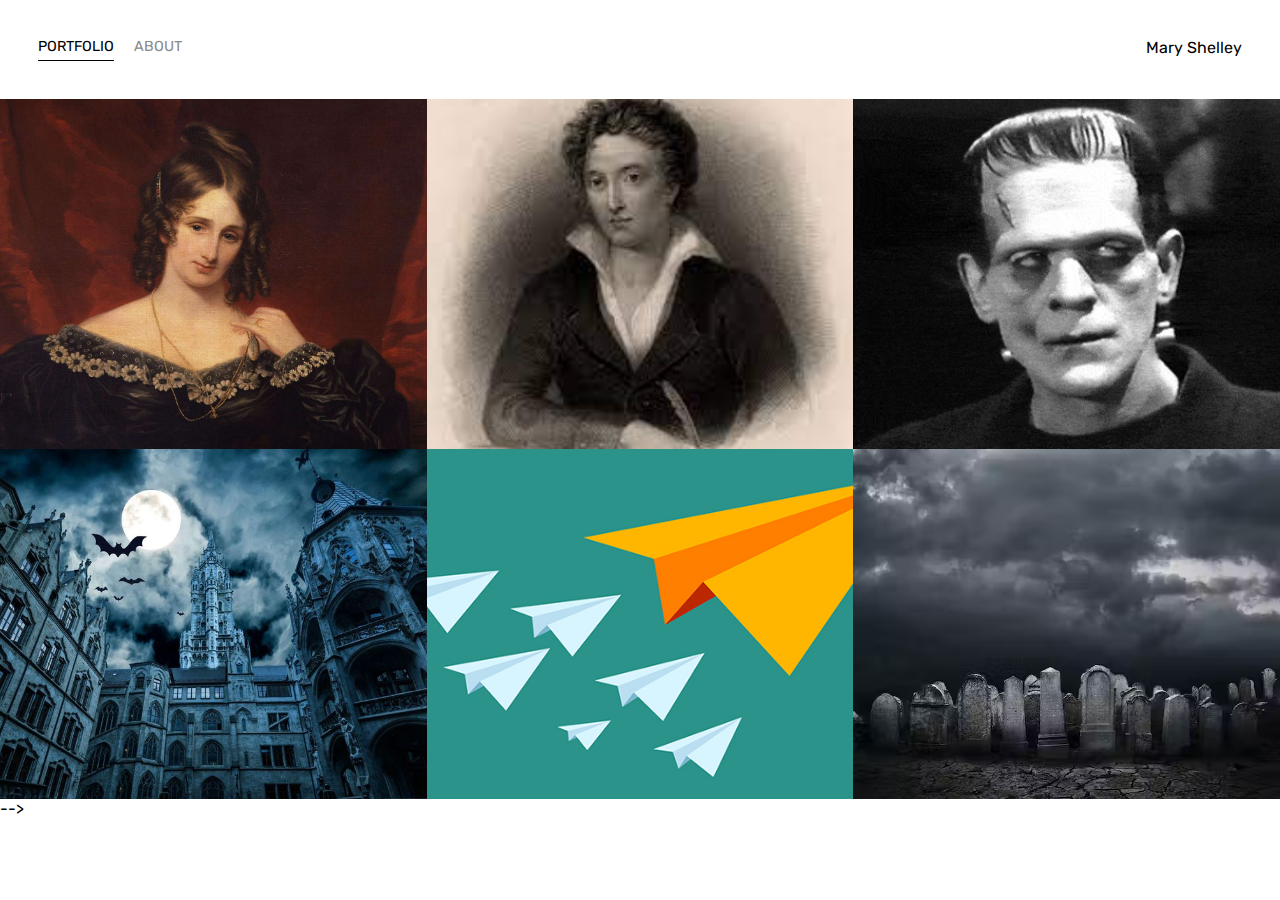
<file: index.html>
<!DOCTYPE html>
<html>
<head>
    <meta charset="UTF-8"/>
    <title>Page Title</title>
    <link href="https://fonts.googleapis.com/css2?family=Rubik&display=swap" rel="stylesheet">
    <link rel="stylesheet" href="styles.css">
</head>

<body>
    <div class="container">
        <div class="nav-wrapper">
            <div class="left-side">
                <div class="nav-link-wrapper active-nav-link">
                    <a href="index.html">Portfolio</a>
                </div>

                <div class="nav-link-wrapper">
                    <a href="about.html">About</a>
                </div>
            </div>
           
            <div class="right-side">
                <div class="brand">
                    Mary Shelley
                </div>
            </div>
        </div>
       
        <div class="content-wrapper"> 
            <div class="portfolio-items-wrapper">
               
                <div class="portfolio-item-wrapper">
                    <div class="portfolio-img-background" style="background-image:url(images/ShelleyPortrait.jpeg)"></div>
                    
                    <div class="img-text-wrapper">
                        <div class="logo-wrapper">
                            
                        </div>
                       
                        <div class="subtitle"> 
                            <h1>General Facts!</h1>
                            <p>Name: Mary Wollstonecraft Godwin  </p>
                            <p>Born: 08/30/1797 Died: 02/01/1851 (54)</p>
                            <p>Parents: William Godwin, Mary Wollstonecraft</p>
                            </div>
                    </div>
                </div>
                
                <div class="portfolio-item-wrapper">
                    <div class="portfolio-img-background" style="background-image:url(images/PercyPortrait.jpeg)"></div>
                    
                    <div class="img-text-wrapper">
                        <div class="logo-wrapper">
                            
                        </div>

                        <div class="subtitle"> 
                            <h1>Husband!</h1>
                            <p>Name: Percy Bysshe Shelley</p>
                            <p>Born: 08/4/1792 Died: 07/08/1822 (29)</p>
                            <p>Facts: When Mary married Percy, she was only 17!</p>
                        </div>

                    </div>
                </div>

                <div class="portfolio-item-wrapper">
                    <div class="portfolio-img-background" style="background-image:url(images/FrankensteinPortrait.webp)"></div>
                    
                    <div class="img-text-wrapper">
                        <div class="logo-wrapper">
                            
                        </div>
                       
                        <div class="subtitle"> 
                            <h1>Frankenstein!</h1>
                            <p>Publish Date: 01/1/1818</p>
                            <p>Total Sales: $1.17 Million</p>
                            <p>Awards: Posthumously awarded Mary Shelley into the Science Fiction Hall of Fame (2004) </p>
                            <p>Fun Facts: Mary Shelley wrote Frankenstein when she was only 19! </p>
                             </div>
                    </div>
                </div>
               
                <div class="portfolio-item-wrapper">
                    <div class="portfolio-img-background" style="background-image:url(images/Gothic.jpeg)"></div>
                    
                    <div class="img-text-wrapper">
                        <div class="logo-wrapper">
                            
                        </div>
                        
                        <div class="subtitle"> 
                            <h1>Style!</h1>
                            <p>Mary Shelley's writing style is often described to be, Godwinian and Gotchic.</p>
                    
                        </div>
                   
                    </div>
                </div>



               
                <div class="portfolio-item-wrapper">
                    <div class="portfolio-img-background" style="background-image:url(images/influence.jpeg)"></div>
                    <div class="img-text-wrapper">
                        <div class="logo-wrapper">

                        </div>
                        <div class="subtitle">
                        <h1>Influence!</h1>
                        <p>Mary Shelley's novels influenced several writers and lots of popular books, here are a couple:</p>
                        <p>The Strange Case of Dr. Jekyll & Mr. Hyde by Robert Louis Stevenson</p>
                        <p>“The Golem” by Avram Davidson</p>
                        <p>Frankenstein Unbound by Roger Corman</p>
                        <p>The Casebook of Victor Frankenstein by Peter Ackroyd</p>
                    </div>
                </div>
            </div>

                <div class="portfolio-item-wrapper">
                    <div class="portfolio-img-background" style="background-image:url(images/death.avif)"></div>
                    <div class="img-text-wrapper">
                        <div class="logo-wrapper">

                        </div>
                        <div class="subtitle">
                        <h1>Death!</h1>
                        <p>Date: 02/01/1851 </p>
                        <p>Cause of Death: Brain Tumor</p>
                        <p>Age of Death: 54 </p>
                        <p>Children: Percy Shelley, William Shelley,</p>
    
                    </div>
                </div>
            </div>

            </div>
        </div>

    </div>
    -->
</body>
<script>
    const portfolioItems = document.querySelectorAll('.portfolio-item-wrapper')

    portfolioItems.forEach(portfolioItem => {
        portfolioItem.addEventListener('mouseover',()=>{
            portfolioItem.childNodes[1].classList.add('img-darken');
        })
    
    portfolioItem.addEventListener('mouseout',()=>{
            portfolioItem.childNodes[1].classList.remove('img-darken');
        })
    })
</script>
</html>
</file>
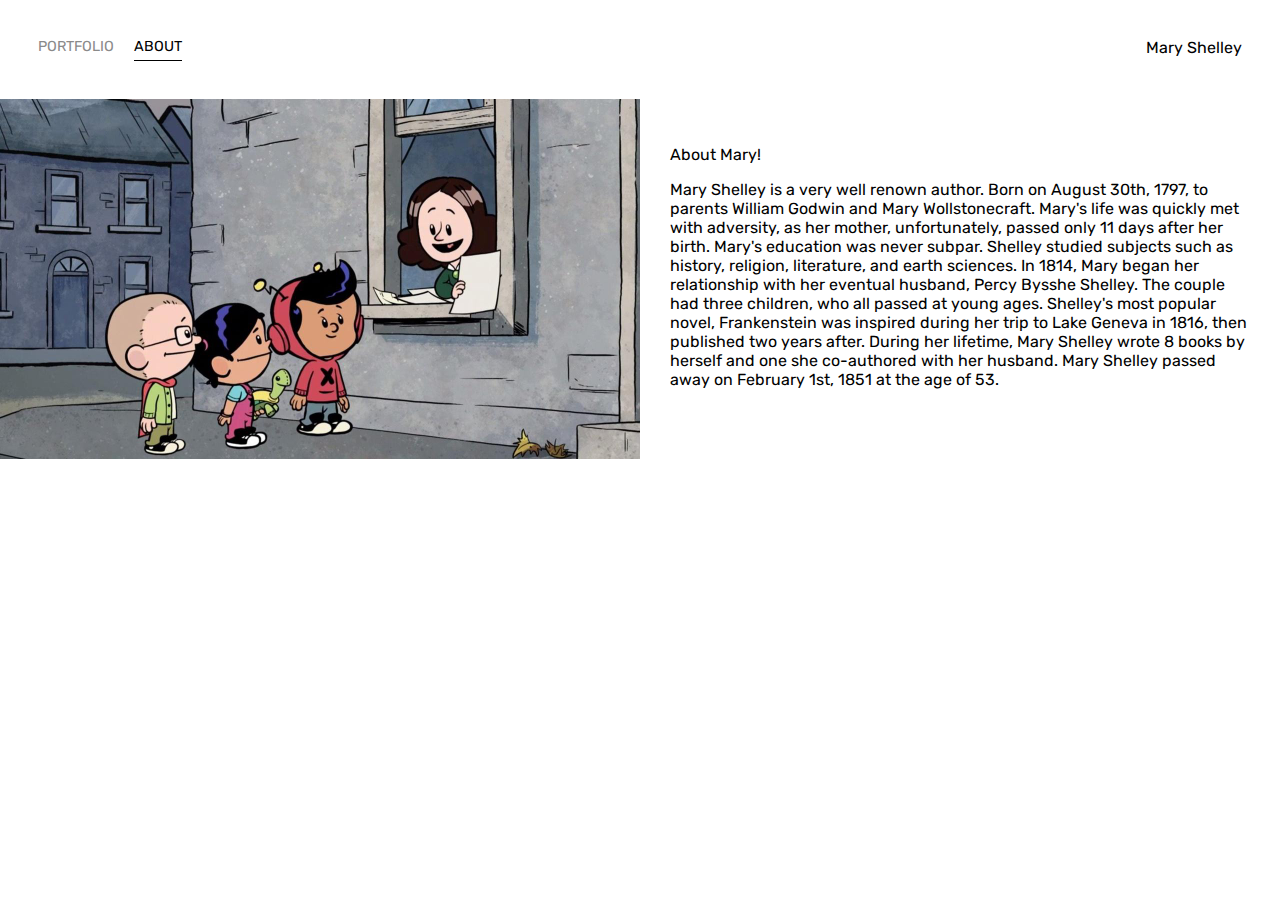
<file: about.html>
<!DOCTYPE html>
<html>
<head>
    <meta charset="utf-8"/>
    <title>About</title>
    <link href="https://fonts.googleapis.com/css2?family=Rubik&display=swap" rel="stylesheet">
    <link rel="stylesheet" href="styles.css">
</head>

<body>
    <div class="container">
        <div class="nav-wrapper">
            <div class="left-side">
                <div class="nav-link-wrapper">
                    <a href="index.html">Portfolio</a>
                </div>

                <div class="nav-link-wrapper active-nav-link">
                    <a href="about.html">About</a>
                </div>
            </div>
           
            <div class="right-side">
                <div class="brand">
                    Mary Shelley
                </div>
            </div>
        </div>
        <div class="content-wrapper"> 
           <div class="two-column-wrapper">
                <div class="profile-image-wrapper">
                    <img src="images/MaryShelleyCarton.jpg">
                </div>
                
                <div class="profile-content-wrapper">
                    <p>About Mary!</p>
                    <p>Mary Shelley is a very well renown author. Born on August 30th, 1797, to parents William Godwin and Mary Wollstonecraft. Mary's life was quickly met with adversity, as her mother, unfortunately, passed only 11 days after her birth. Mary's education was never subpar. Shelley studied subjects such as history, religion, literature, and earth sciences. In 1814, Mary began her relationship with her eventual husband, Percy Bysshe Shelley. The couple had three children, who all passed at young ages. Shelley's most popular novel, Frankenstein was inspired during her trip to Lake Geneva in 1816, then published two years after. During her lifetime, Mary Shelley wrote 8 books by herself and one she co-authored with her husband. Mary Shelley passed away on February 1st, 1851 at the age of 53.     </p>
                </div>
            </div>
        </div>   
    </div>
</div>
</body>
</file>
<file: styles.css>
/* Master Styles*/
body {
    font-family: 'Rubik', sans-serif;
    margin: 0px;

}

.container{
    display: grid; 
    grid-template-columns: 1fr;
}

.nav-wrapper {
    display: flex;
    justify-content: space-between;
    padding: 38px;
}

.left-side{
    display: flex;

}

.nav-wrapper > .left-side > div{
    margin-right: 20px;
    font-size: 0.9rem;
    text-transform: uppercase;
}

.nav-link-wrapper{ 
    height: 22px; 
    border-bottom: 1px solid transparent;
    transition: border-bottom 0.5s;
}

.active-nav-link{
    border-bottom: 1px solid black;
}
.active-nav-link a{
    color: black !important;
}
.nav-link-wrapper a{
    color: #8a8a8a;
    text-decoration: none;
    transition: color 0.5s;
}

.nav-link-wrapper:hover{
    border-bottom: 1px solid black;
}

.nav-link-wrapper a:hover{
    color: black;
}

/*Portfolio Styles*/

.portfolio-items-wrapper{
    display: grid;
    grid-template-columns: 1fr 1fr 1fr;
}
.portfolio-item-wrapper{
    position: relative; 
}

.portfolio-img-background{
    height: 350px;
    width: 100%; 
    background-size: cover;
    background-position: center;
    background-repeat: no-repeat;
}
.img-text-wrapper{
    position: absolute; 
    top: 0;
    display: flex; 
    flex-direction: column;
    justify-content: center;
    align-items: center;
    height: 100%;
    text-align: center;
    padding-left: 100px;
    padding-right: 100px;
}
.img-text-wrapper .subtitle {
    transition: 1s;
    color: transparent; 
    font-weight: 600;
}
.image-blur{
    transition: 1s;
    filter: brightness(10%);
}
.img-text-wrapper:hover .subtitle {
    font-weight: 600;
    color: white;
}
.logo-wrapper img{
    width: 50%;
    margin-bottom: 20px;
}
.img-darken{
    transition: 1s;
    filter: brightness(10%);

}
/* About me */

.two-column-wrapper{
    display:grid;
    grid-template-columns: 1fr 1fr;
}
.profile-image-wrapper img{
    width: 100%;
}
.profile-content-wrapper{
    padding: 30px;
}
.profile-content-wrapper h1{
    color: white;
}
</file>
